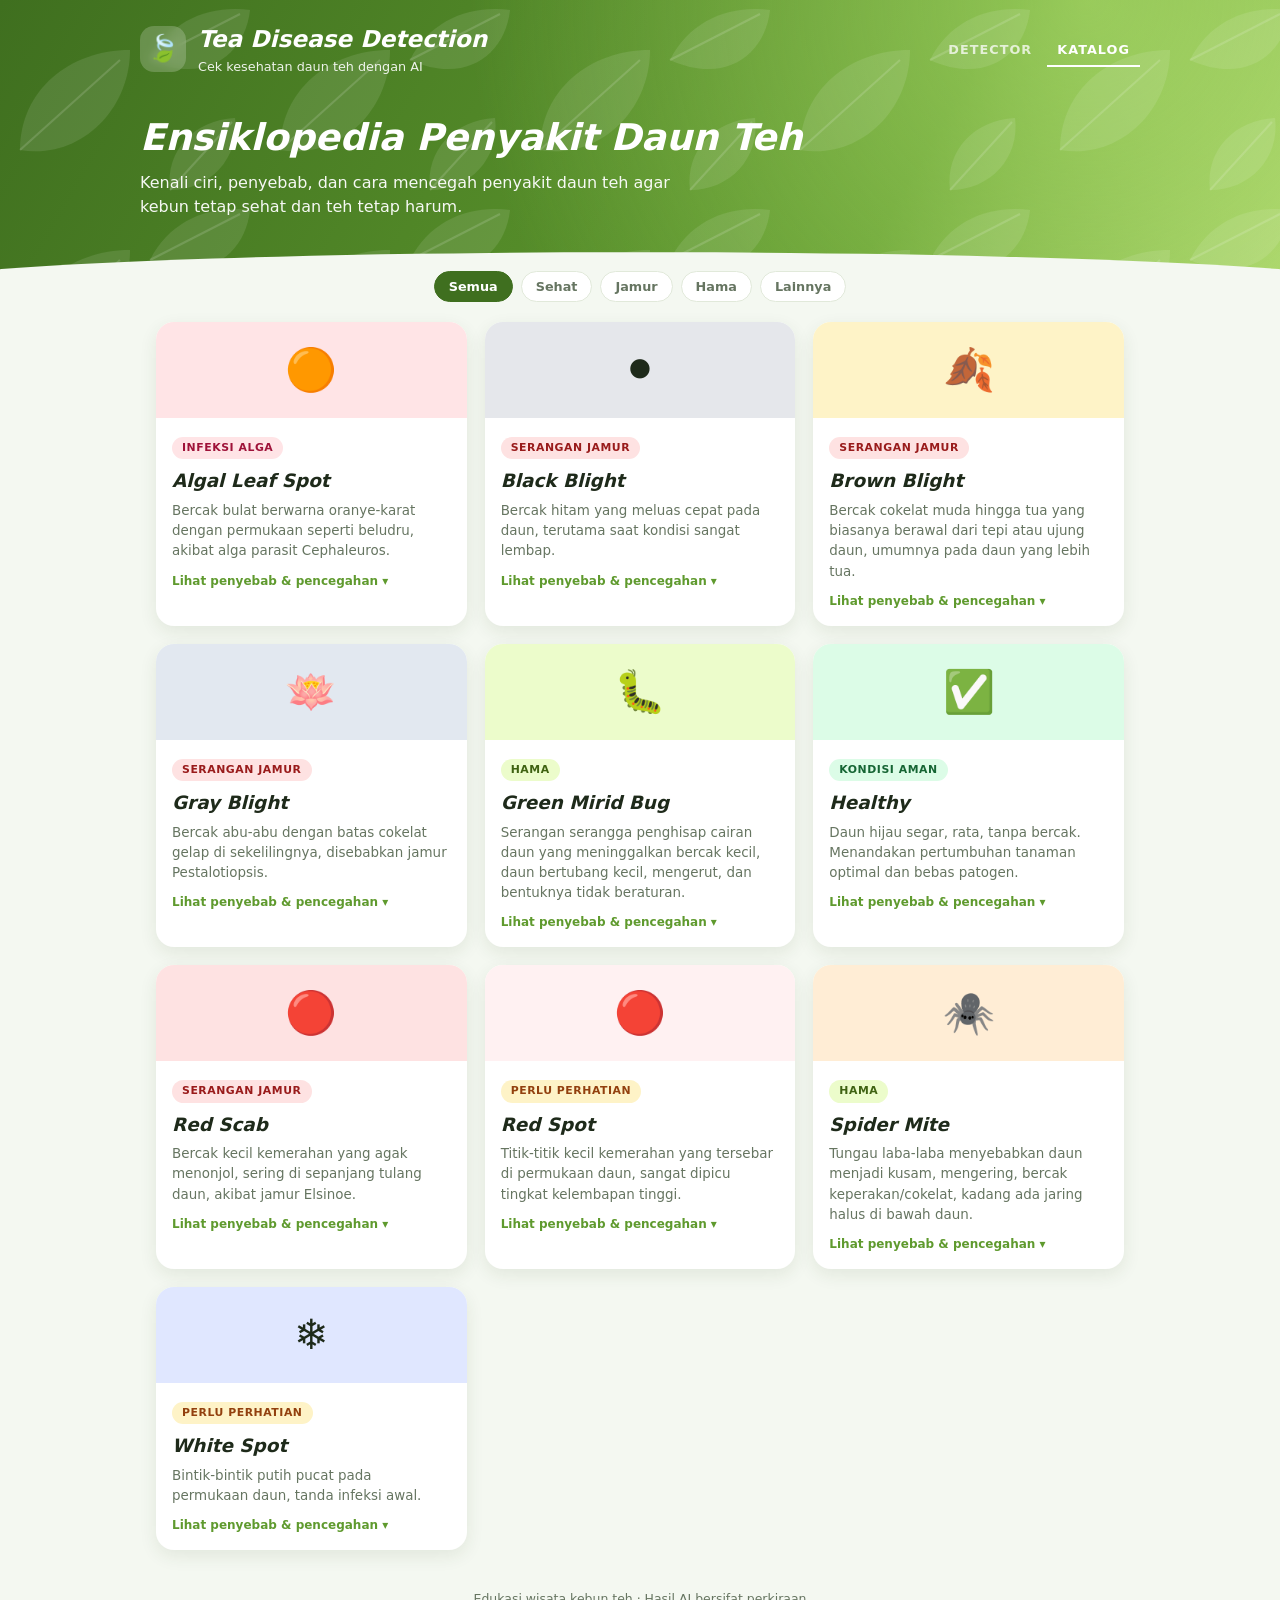
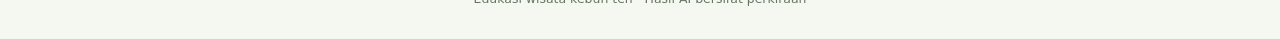
<file: catalog.html>
<!DOCTYPE html>
<html lang="id">
<head>
<meta charset="utf-8">
<meta name="viewport" content="width=device-width, initial-scale=1">
<title>Katalog Penyakit · Tea Disease Detection</title>
<link rel="stylesheet" href="css/style.css">
</head>
<body>
<header>
  <div class="nav">
    <div class="brand"><div class="logo">🍃</div><div><h1>Tea Disease Detection</h1><small>Cek kesehatan daun teh dengan AI</small></div></div>
    <nav>
      <a href="index.html" class="">Detector</a>
      <a href="catalog.html" class="on">Katalog</a>
    </nav>
  </div>
  
<div class="hero"><h2>Ensiklopedia Penyakit Daun Teh</h2><p>Kenali ciri, penyebab, dan cara mencegah penyakit daun teh agar kebun tetap sehat dan teh tetap harum.</p></div>

</header>
<main>
<div class="filters" id="fl"></div>
<div class="cats" id="cats"></div>
</main>
<footer>Edukasi wisata kebun teh · Hasil AI bersifat perkiraan</footer>
<script src="js/diseases.js"></script>
<script src="js/catalog.js"></script>
</body>
</html>
</file>
<file: css/style.css>
:root{--g1:#3f6f1f;--g2:#5f9a2e;--g3:#a8d26a;--bg:#f4f8f1;--ink:#1e2a1a;--mut:#667561;--line:#e1e9da;--ok:#16a34a;--warn:#f59e0b;--bad:#ef4444}
*{box-sizing:border-box}
body{margin:0;background:var(--bg);color:var(--ink);font-family:system-ui,-apple-system,'Segoe UI',sans-serif;line-height:1.5}
h1,h2,h3{font-style:italic;font-weight:800;margin:0}
/* HEADER dengan latar daun */
header{position:relative;overflow:hidden;color:#fff;padding:22px 20px 70px;
 background:
  url("data:image/svg+xml,%3Csvg xmlns='http://www.w3.org/2000/svg' width='260' height='200' viewBox='0 0 260 200'%3E%3Cg fill='white' fill-opacity='.10'%3E%3Cpath d='M20 150C20 90 70 50 130 50 130 110 80 160 20 150Z'/%3E%3Cpath d='M150 60C170 20 210 5 250 10 245 55 205 85 150 60Z'/%3E%3Cpath d='M170 190C165 150 195 120 235 118 240 158 210 190 170 190Z'/%3E%3C/g%3E%3Cg stroke='white' stroke-opacity='.14' fill='none' stroke-width='2'%3E%3Cpath d='M20 150L120 60M150 60L240 14M170 190L232 122'/%3E%3C/g%3E%3C/svg%3E"),
  radial-gradient(circle at 85% 0%,rgba(190,235,120,.55),transparent 55%),
  linear-gradient(120deg,var(--g1),var(--g2) 70%,var(--g3));
 background-size:260px 200px,auto,auto}
header::after{content:"";position:absolute;left:0;right:0;bottom:-1px;height:38px;background:var(--bg);clip-path:ellipse(60% 100% at 50% 100%)}
.nav{max-width:1000px;margin:0 auto;display:flex;align-items:center;justify-content:space-between;gap:12px;flex-wrap:wrap}
.brand{display:flex;align-items:center;gap:12px}
.logo{width:46px;height:46px;border-radius:14px;background:rgba(255,255,255,.2);display:grid;place-items:center;font-size:26px;backdrop-filter:blur(4px)}
.brand h1{font-size:1.45rem}.brand small{display:block;opacity:.9;font-size:.8rem}
.nav nav button{background:none;border:0;color:#fff;opacity:.75;font:700 .8rem system-ui;letter-spacing:.08em;text-transform:uppercase;padding:8px 10px;cursor:pointer;border-bottom:2px solid transparent}
.nav nav button.on{opacity:1;border-color:#fff}
.hero{max-width:1000px;margin:34px auto 0;text-align:left}
.hero h2{font-size:clamp(1.5rem,4.5vw,2.3rem)}
.hero p{margin:6px 0 0;max-width:560px;opacity:.95}
main{max-width:1000px;margin:-18px auto 40px;padding:0 16px;position:relative;z-index:2}
.view{display:none}.view.on{display:block}
.grid2{display:grid;grid-template-columns:1fr 1fr;gap:18px}
@media(max-width:760px){.grid2{grid-template-columns:1fr}}
.card{background:#fff;border-radius:18px;padding:22px;box-shadow:0 6px 22px rgba(40,70,25,.09);border:1px solid var(--line)}
.card h3{font-size:1.05rem;font-style:normal;padding-bottom:10px;border-bottom:1px solid var(--line);margin-bottom:16px}
.mode{display:inline-flex;background:#fff;border-radius:999px;padding:4px;margin-bottom:14px;box-shadow:0 2px 8px rgba(0,0,0,.08)}
.mode button{border:0;background:none;padding:8px 16px;border-radius:999px;font:700 .85rem system-ui;color:var(--mut);cursor:pointer}
.mode button.on{background:var(--g1);color:#fff}
.drop{display:block;border:2px dashed #a9c78f;background:#f0f7e8;border-radius:16px;padding:34px 14px;text-align:center;cursor:pointer;transition:.2s}
.drop:hover,.drop.over{background:#e4f1d6;border-color:var(--g2)}
.drop b{display:block;color:var(--g1);font-size:1.05rem}.drop small{color:var(--mut)}
.pv{position:relative;display:none;text-align:center}
.pv img{max-width:100%;max-height:260px;border-radius:14px;border:1px solid var(--line)}
.pv button{position:absolute;top:-8px;right:-4px;width:30px;height:30px;border-radius:50%;border:0;background:#fff;box-shadow:0 2px 8px rgba(0,0,0,.2);cursor:pointer}
.btn{width:100%;margin-top:16px;padding:14px;border:0;border-radius:12px;background:var(--ok);color:#fff;font:800 .95rem system-ui;letter-spacing:.1em;text-transform:uppercase;cursor:pointer;box-shadow:0 6px 14px rgba(22,163,74,.3)}
.btn:disabled{background:#b9c7b0;box-shadow:none;cursor:not-allowed}
.tips{margin:16px 0 0;padding:12px 14px;background:#fffbea;border-radius:12px;font-size:.85rem;color:#715c12}
.tips b{display:block;margin-bottom:2px}
.empty{text-align:center;color:var(--mut);padding:50px 10px}.empty span{font-size:3rem;display:block}
.diag{display:flex;gap:14px;align-items:center}
.ico{width:58px;height:58px;border-radius:16px;display:grid;place-items:center;font-size:1.9rem;flex:none}
.diag small{color:var(--mut);font-weight:700;letter-spacing:.08em;font-size:.7rem}
.diag h2{font-size:1.6rem}
.cf{display:flex;justify-content:space-between;font-size:.85rem;font-weight:700;margin:16px 0 6px}
.bar{height:11px;background:#e9efe3;border-radius:99px;overflow:hidden}.bar i{display:block;height:100%;border-radius:99px;transition:width .6s}
.adv{margin-top:16px;padding:14px 16px;border-radius:12px;border-left:5px solid var(--ok);background:#effbf3;font-size:.9rem}
.adv h4{margin:0 0 4px;font-size:.9rem}
.adv ul{margin:6px 0 0;padding-left:18px}
.adv.staff{background:#f8efe3;border-color:#92602a}
.chip{display:inline-block;padding:3px 10px;border-radius:999px;font-size:.68rem;font-weight:800;text-transform:uppercase;letter-spacing:.05em}
.probs{margin-top:18px;border-top:1px solid var(--line);padding-top:12px}
.probs h5{margin:0 0 8px;font-size:.7rem;letter-spacing:.1em;color:var(--mut)}
.pr{display:grid;grid-template-columns:110px 1fr 42px;gap:8px;align-items:center;font-size:.68rem;font-weight:700;text-transform:uppercase;color:#7a8774;margin:5px 0}
.pr .bar{height:5px}.pr.top{color:var(--ok)}.pr em{font-style:normal;text-align:right}
table{width:100%;border-collapse:collapse;font-size:.88rem}
th{text-align:left;font-size:.7rem;color:var(--mut);letter-spacing:.08em;padding:8px}td{padding:10px 8px;border-top:1px solid var(--line)}
.hist{margin-top:18px;overflow-x:auto}
.cat-h{text-align:center;margin:10px 0 22px}.cat-h h2{font-size:1.8rem}.cat-h p{color:var(--mut);max-width:520px;margin:6px auto}
.filters{display:flex;gap:8px;justify-content:center;flex-wrap:wrap;margin-bottom:20px}
.filters button{border:1px solid var(--line);background:#fff;border-radius:999px;padding:7px 14px;font:700 .8rem system-ui;cursor:pointer;color:var(--mut)}
.filters button.on{background:var(--g1);color:#fff;border-color:var(--g1)}
.cats{display:grid;grid-template-columns:repeat(auto-fill,minmax(250px,1fr));gap:18px}
.dc{background:#fff;border-radius:18px;overflow:hidden;box-shadow:0 6px 18px rgba(40,70,25,.09);cursor:pointer;transition:.2s}
.dc:hover{transform:translateY(-3px)}
.dc .top{height:96px;display:grid;place-items:center;font-size:2.6rem}
.dc .bd{padding:16px}.dc h3{font-size:1.15rem;margin:8px 0 6px}.dc p{margin:0;font-size:.84rem;color:var(--mut)}
.more{display:none;margin-top:12px;padding-top:12px;border-top:1px dashed var(--line);font-size:.84rem}
.dc.open .more{display:block}.more b{color:var(--g1)}.more ul{margin:4px 0 8px;padding-left:18px}
.hint{font-size:.75rem;color:var(--g2);font-weight:700;margin-top:10px;display:block}
.demo{display:none;background:#fff6dc;border:1px solid #ecd48a;color:#6b5410;padding:8px 12px;border-radius:10px;font-size:.82rem;margin-bottom:14px}
.note{font-size:.76rem;color:var(--mut);margin-top:12px}
footer{text-align:center;color:var(--mut);font-size:.78rem;padding:0 16px 30px}
.nav nav a{color:#fff;opacity:.75;font:700 .8rem system-ui;letter-spacing:.08em;text-transform:uppercase;padding:8px 10px;text-decoration:none;border-bottom:2px solid transparent}.nav nav a.on{opacity:1;border-color:#fff}
.hh{display:flex;justify-content:space-between;align-items:center;gap:10px;border-bottom:1px solid var(--line);margin-bottom:16px;padding-bottom:10px}
.hh h3{border:0;margin:0;padding:0}
.hbtn{border:1px solid #fca5a5;background:#fff;color:#b91c1c;border-radius:999px;padding:6px 14px;font:700 .78rem system-ui;cursor:pointer}
.hbtn:hover{background:#fee2e2}.hbtn:disabled{opacity:.4;cursor:not-allowed;background:#fff}
.del{border:0;background:none;cursor:pointer;color:#9ca3af;font-size:1rem;padding:2px 6px}.del:hover{color:#ef4444}
</file>
